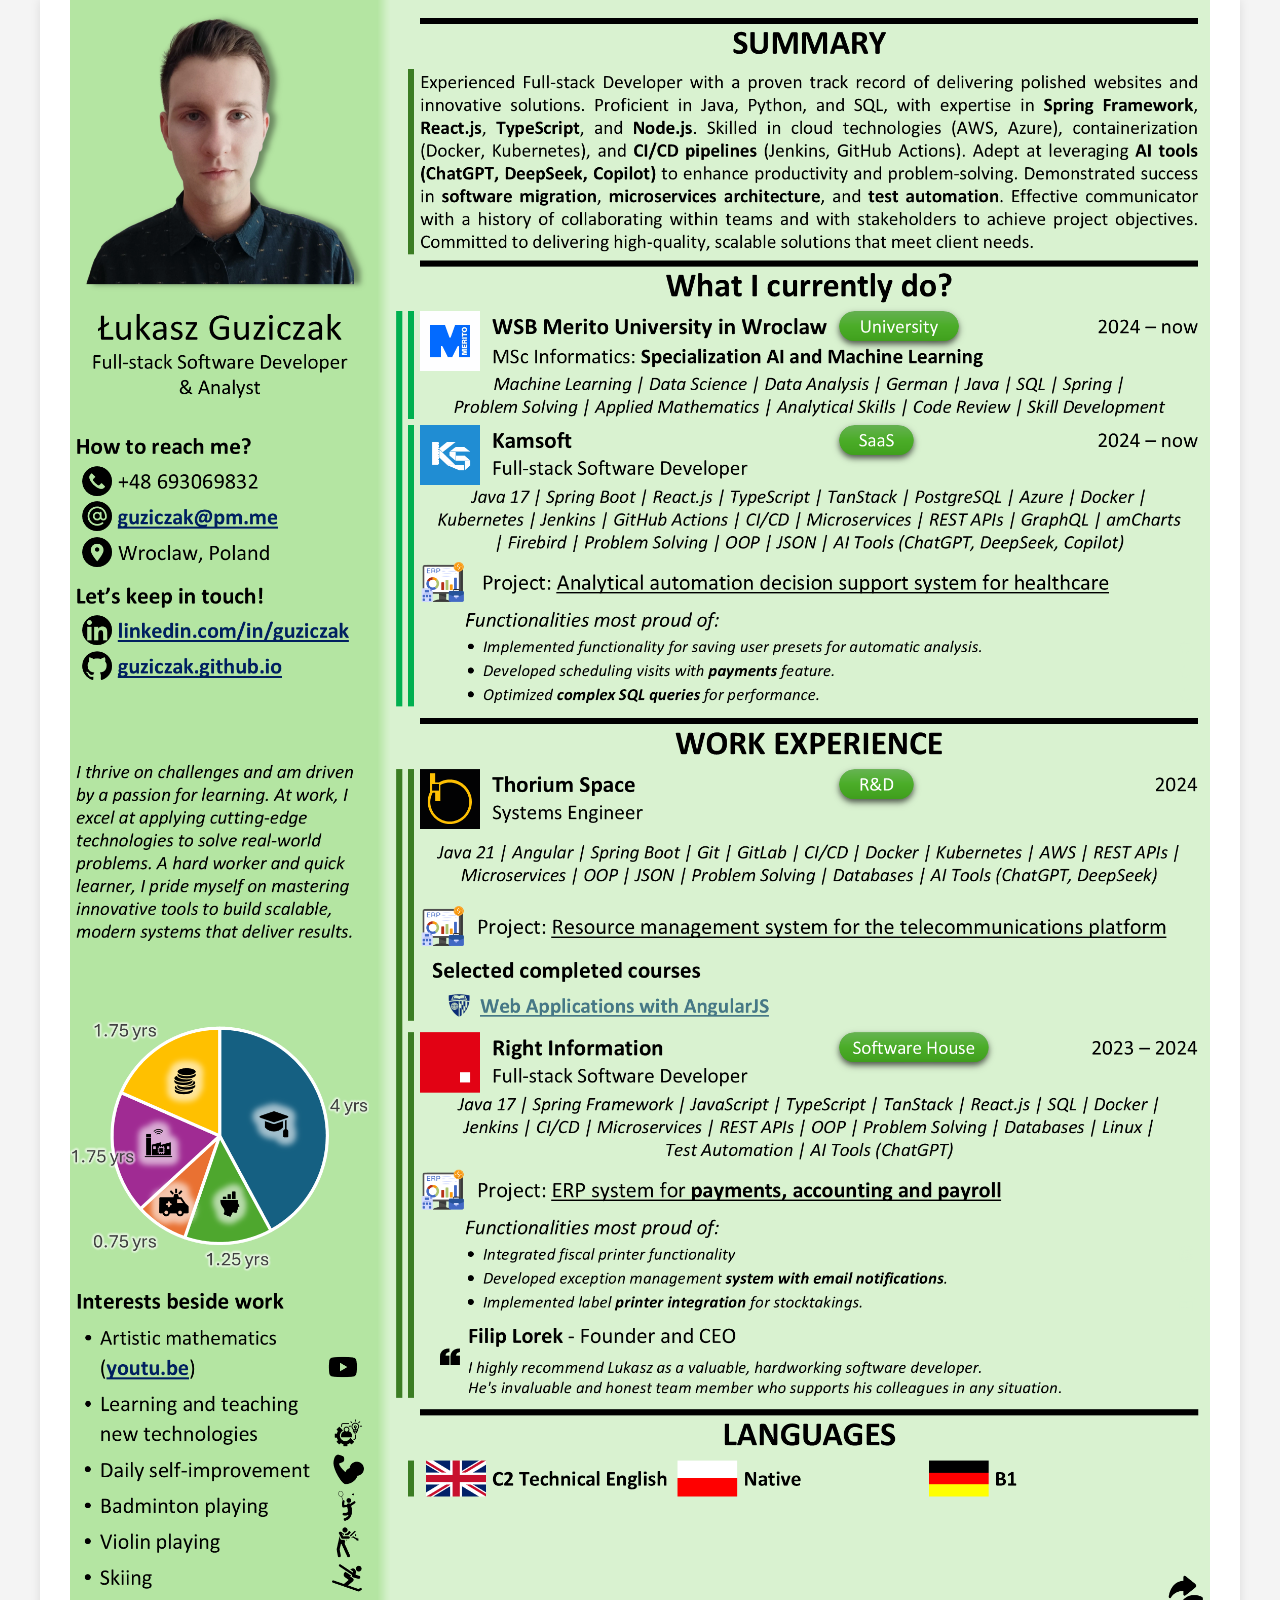
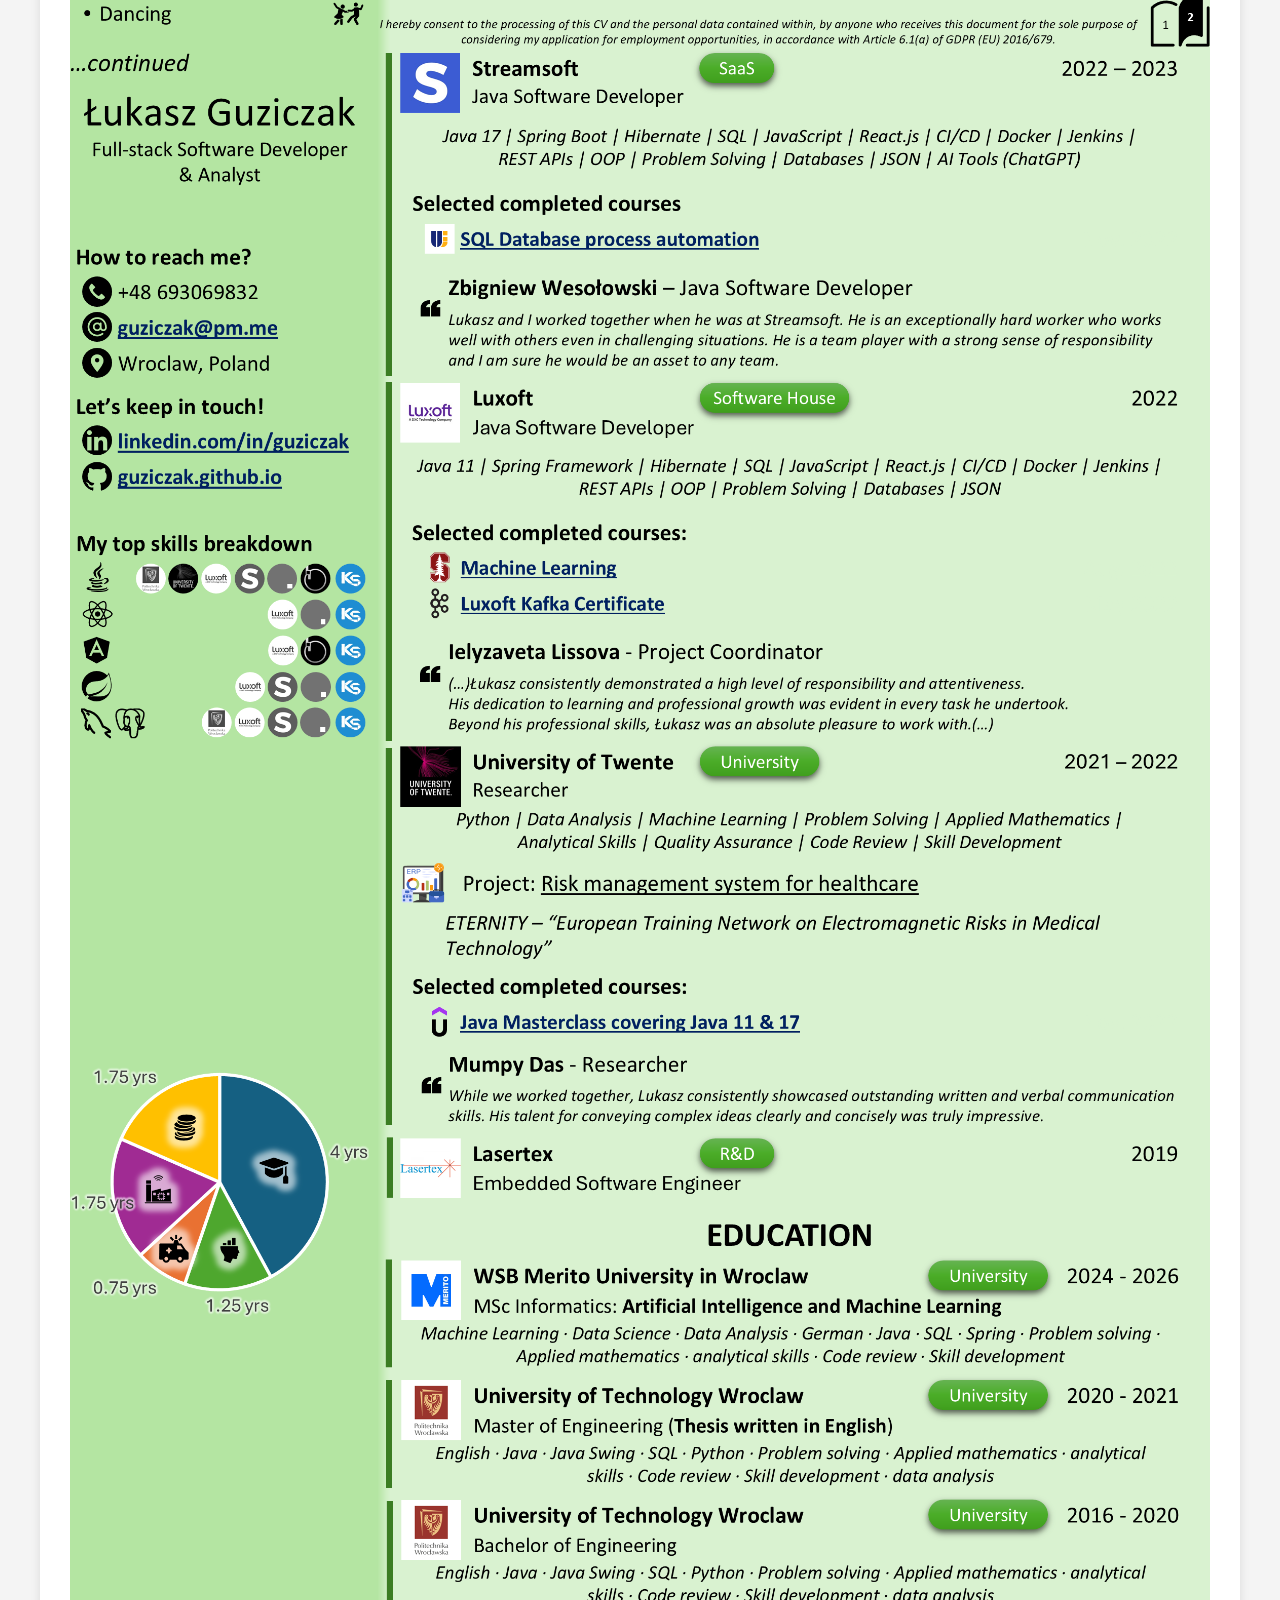
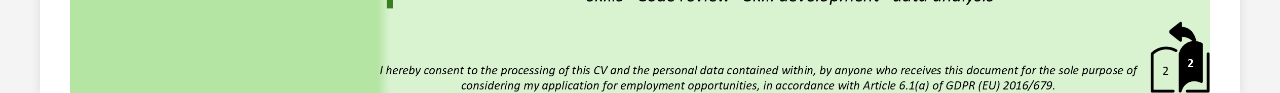
<file: cv-print.html>
<!DOCTYPE html>
<html lang="pl">
<head>
    <meta charset="UTF-8">
    <meta name="viewport" content="width=device-width, initial-scale=1.0">
    <title>Łukasz Guziczak - CV - Print</title>
    <style>
        body {
            font-family: Arial, sans-serif;
            margin: 0;
            padding: 0;
            background-color: #f4f4f4;
            color: #333;
        }
        .container {
            max-width: 1200px;
            margin: 0 auto;
            padding: 0; /* Usunięto padding */
            background-color: #fff;
            box-shadow: 0 0 10px rgba(0, 0, 0, 0.1);
        }
        .svg-viewer {
            width: 100%;
            display: flex;
            flex-direction: column;
            align-items: center;
            gap: 0px; /* Przywrócono odstęp między SVG */
        }
        .svg-viewer img {
            width: 95%; /* Szerokość SVG dostosowana do wewnętrznej szerokości strony */
            max-width: 100%; /* Zapobiega przekraczaniu szerokości */
            height: auto; /* Zachowanie proporcji */
            display: block; /* Usunięcie domyślnego marginesu pod obrazem */
        }

        /* Dodane style do kontroli podziału strony podczas drukowania */
        @media print {
            body {
                visibility: hidden;
            margin: 0;
                padding: 0;
            }
            .svg-viewer {
                visibility: visible;
                position: absolute;
                left: 0;
                top: 0;
            }
            .page-break {
                page-break-before: always;
            }
        }
    </style>
</head>
<body>

<div class="container">
    <!-- Kontener na BMP -->
    <div class="svg-viewer">
        <img id="svg1" src="cv_en/Slide1.PNG" alt="CV Page 1">
        <div class="page-break"></div> <!-- Dodany element do wymuszenia podziału strony -->
        <img id="svg2" src="cv_en/Slide2.PNG" alt="CV Page 2">
    </div>
</div>

<script>
    // Sprawdź, czy istnieje zmienna sesyjna selectedLanguage w localStorage
    let currentLanguage = localStorage.getItem('selectedLanguage');

    // Jeśli zmienna sesyjna nie istnieje, ustaw domyślny język na 'en'
    if (!currentLanguage) {
        currentLanguage = 'en'; // Domyślnie 'en', jeśli nie ma zapisanego języka
        localStorage.setItem('selectedLanguage', currentLanguage); // Zapisz domyślny język
    }

    // Funkcja do zmiany języka
    function changeLanguage(lang) {
        // Zapisz wybrany język do localStorage
        localStorage.setItem('selectedLanguage', lang);
        currentLanguage = lang;
        updateContent(lang);
    }

    // Funkcja do aktualizacji zawartości strony
    function updateContent(lang) {
        const svg1 = document.getElementById('svg1');
        const svg2 = document.getElementById('svg2');

        if (lang === 'en') {
            svg1.src = 'cv_en/Slide1.PNG';
            svg2.src = 'cv_en/Slide2.PNG';
        } else if (lang === 'pl') {
            svg1.src = 'cv_pl/Slide1.PNG';
            svg2.src = 'cv_pl/Slide2.PNG';
        }
    }

    // Zastosuj zapisany język przy ładowaniu strony
    updateContent(currentLanguage);

    // Automatyczne wywołanie okna drukowania po załadowaniu strony
    window.onload = function() {
        window.print();
    };

    // Cofnięcie o jedną stronę w tył po kliknięciu lub dotknięciu dowolnego elementu na stronie
    document.addEventListener('click', function() {
        window.location.href = 'cv.html';
    });

    document.addEventListener('touchstart', function() {
        window.location.href = 'cv.html';
    });
</script>

</body>
</html>
</file>
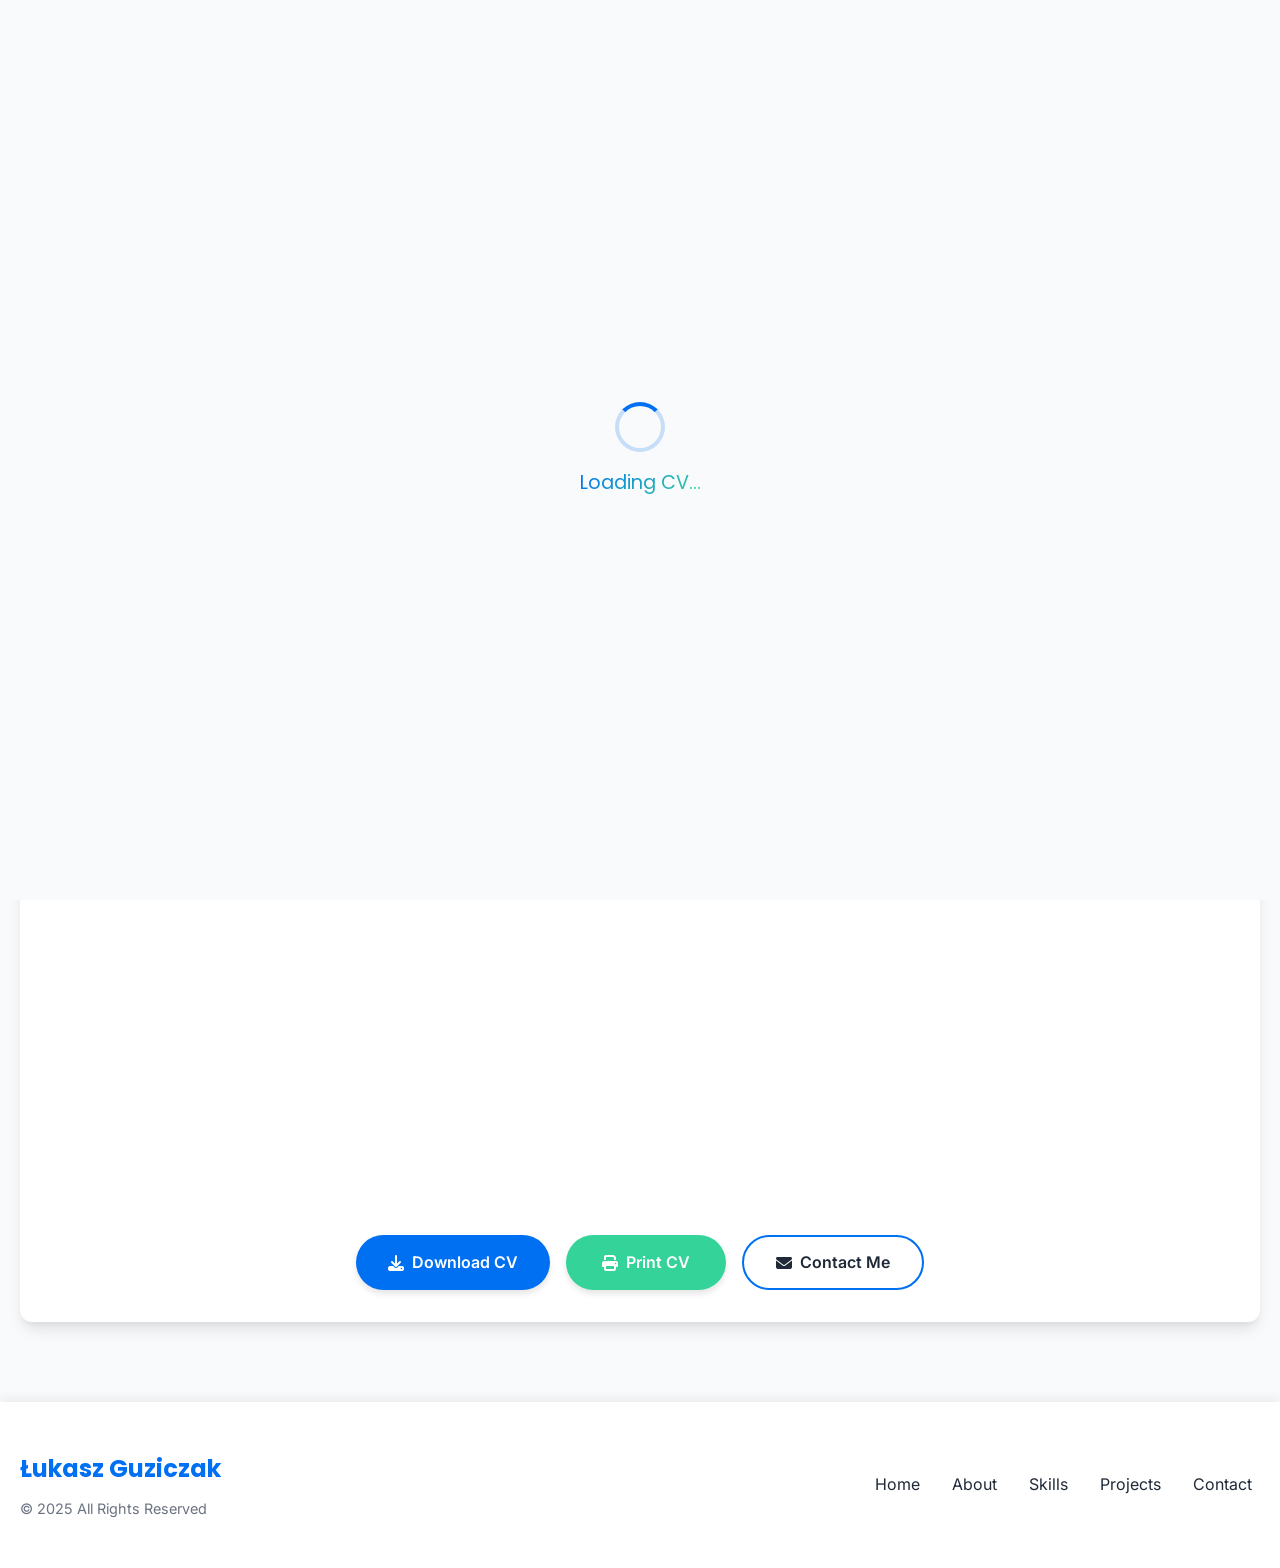
<file: cv.html>
<!DOCTYPE html>
<html lang="en">
<head>
    <meta charset="UTF-8">
    <meta name="viewport" content="width=device-width, initial-scale=1.0">
    <meta name="description" content="Łukasz Guziczak - Professional CV - Full-stack Developer & Analyst">
    <title>Łukasz Guziczak | Curriculum Vitae</title>
    <link rel="stylesheet" href="https://cdnjs.cloudflare.com/ajax/libs/font-awesome/6.4.0/css/all.min.css">
    <link rel="stylesheet" href="https://cdnjs.cloudflare.com/ajax/libs/animate.css/4.1.1/animate.min.css">
    <style>
        @import url('https://fonts.googleapis.com/css2?family=Inter:wght@300;400;500;600;700&family=Poppins:wght@400;500;600;700&display=swap');

        :root {
            --primary-color: #0070f3;
            --primary-dark: #0050a0;
            --secondary-color: #34d399;
            --tertiary-color: #8b5cf6;
            --light-bg: #f9fafb;
            --dark-bg: #111827;
            --light-card: #ffffff;
            --dark-card: #1f2937;
            --light-text: #1f2937;
            --dark-text: #f3f4f6;
            --gray-text: #6b7280;
            --card-shadow: 0 10px 15px -3px rgba(0, 0, 0, 0.1), 0 4px 6px -2px rgba(0, 0, 0, 0.05);
            --dark-card-shadow: 0 10px 15px -3px rgba(0, 0, 0, 0.25), 0 4px 6px -2px rgba(0, 0, 0, 0.1);
            --border-radius: 12px;
            --transition: all 0.3s cubic-bezier(0.4, 0, 0.2, 1);
            --heading-font: 'Poppins', 'Segoe UI', sans-serif;
            --body-font: 'Inter', 'Roboto', 'Arial', sans-serif;
            --transition-bezier: cubic-bezier(0.175, 0.885, 0.32, 1.275);
        }

        * {
            margin: 0;
            padding: 0;
            box-sizing: border-box;
        }

        body {
            font-family: var(--body-font);
            background-color: var(--light-bg);
            color: var(--light-text);
            line-height: 1.6;
            overflow-x: hidden;
            transition: var(--transition);
            scroll-behavior: smooth;
            min-height: 100vh;
        }

        body.dark-mode {
            background-color: var(--dark-bg);
            color: var(--dark-text);
        }

        .container {
            max-width: 1280px;
            margin: 0 auto;
            padding: 0 20px;
        }

        /* Preloader */
        .preloader {
            position: fixed;
            top: 0;
            left: 0;
            width: 100%;
            height: 100%;
            background-color: var(--light-bg);
            display: flex;
            justify-content: center;
            align-items: center;
            z-index: 9999;
            transition: opacity 0.5s ease, visibility 0.5s ease;
        }

        body.dark-mode .preloader {
            background-color: var(--dark-bg);
        }

        .preloader.hidden {
            opacity: 0;
            visibility: hidden;
        }

        .preloader-content {
            display: flex;
            flex-direction: column;
            align-items: center;
        }

        .preloader-spinner {
            width: 50px;
            height: 50px;
            border: 4px solid rgba(0, 112, 243, 0.2);
            border-radius: 50%;
            border-top-color: var(--primary-color);
            animation: spin 1s linear infinite;
        }

        @keyframes spin {
            0% { transform: rotate(0deg); }
            100% { transform: rotate(360deg); }
        }

        .preloader-text {
            margin-top: 1rem;
            font-family: var(--heading-font);
            font-size: 1.2rem;
            color: var(--primary-color);
            background: linear-gradient(135deg, var(--primary-color) 0%, var(--secondary-color) 100%);
            -webkit-background-clip: text;
            -webkit-text-fill-color: transparent;
        }

        /* Accessibility */
        .sr-only {
            position: absolute;
            width: 1px;
            height: 1px;
            padding: 0;
            margin: -1px;
            overflow: hidden;
            clip: rect(0, 0, 0, 0);
            white-space: nowrap;
            border-width: 0;
        }

        .skip-link {
            position: absolute;
            top: -40px;
            left: 0;
            background: var(--primary-color);
            color: white;
            padding: 8px;
            z-index: 2000;
            transition: top 0.3s ease;
        }

        .skip-link:focus {
            top: 0;
        }

        /* Navigation */
        .navbar {
            position: fixed;
            top: 0;
            left: 0;
            width: 100%;
            padding: 1.2rem 0;
            z-index: 1000;
            transition: var(--transition);
            backdrop-filter: blur(8px);
            background-color: rgba(249, 250, 251, 0.8);
        }

        body.dark-mode .navbar {
            background-color: rgba(17, 24, 39, 0.8);
        }

        .navbar.scrolled {
            padding: 0.7rem 0;
            box-shadow: 0 4px 6px -1px rgba(0, 0, 0, 0.1), 0 2px 4px -1px rgba(0, 0, 0, 0.06);
        }

        .nav-container {
            display: flex;
            justify-content: space-between;
            align-items: center;
        }

        .logo {
            font-family: var(--heading-font);
            font-weight: 700;
            font-size: 1.5rem;
            color: var(--primary-color);
            text-decoration: none;
            display: flex;
            align-items: center;
        }

        .logo-img {
            width: 40px;
            height: 40px;
            border-radius: 50%;
            margin-right: 10px;
            object-fit: cover;
            border: 2px solid var(--primary-color);
            transition: transform 0.3s ease;
        }

        .logo:hover .logo-img {
            transform: scale(1.1);
        }

        .utility-buttons {
            display: flex;
            align-items: center;
            gap: 1rem;
        }

        .theme-btn,
        .lang-btn {
            background: none;
            border: none;
            cursor: pointer;
            width: 40px;
            height: 40px;
            border-radius: 50%;
            display: flex;
            align-items: center;
            justify-content: center;
            transition: var(--transition);
            background-color: rgba(0, 0, 0, 0.05);
        }

        body.dark-mode .theme-btn,
        body.dark-mode .lang-btn {
            background-color: rgba(255, 255, 255, 0.1);
        }

        .theme-btn:hover,
        .lang-btn:hover {
            background-color: rgba(0, 112, 243, 0.1);
            transform: translateY(-2px);
            box-shadow: 0 4px 6px rgba(0, 0, 0, 0.1);
        }

        .theme-btn i,
        .lang-btn img {
            font-size: 1.2rem;
            color: var(--light-text);
            transition: var(--transition);
        }

        body.dark-mode .theme-btn i,
        body.dark-mode .lang-btn img {
            color: var(--dark-text);
        }

        .lang-btn img {
            width: 24px;
            height: 18px;
            border-radius: 2px;
        }

        /* Language switcher dropdown */
        .lang-dropdown {
            position: relative;
        }

        .lang-current {
            display: flex;
            align-items: center;
            gap: 0.3rem;
        }

        .lang-options {
            position: absolute;
            top: 100%;
            right: 0;
            background-color: var(--light-card);
            border-radius: 0.5rem;
            box-shadow: 0 10px 15px -3px rgba(0, 0, 0, 0.1), 0 4px 6px -2px rgba(0, 0, 0, 0.05);
            min-width: 120px;
            padding: 0.5rem;
            opacity: 0;
            visibility: hidden;
            transform: translateY(10px);
            transition: var(--transition);
            z-index: 1000;
        }

        body.dark-mode .lang-options {
            background-color: var(--dark-card);
            box-shadow: 0 10px 15px -3px rgba(0, 0, 0, 0.25), 0 4px 6px -2px rgba(0, 0, 0, 0.1);
        }

        .lang-dropdown:hover .lang-options {
            opacity: 1;
            visibility: visible;
            transform: translateY(0);
        }

        .lang-option {
            display: flex;
            align-items: center;
            gap: 0.5rem;
            padding: 0.5rem;
            cursor: pointer;
            transition: var(--transition);
            border-radius: 0.3rem;
        }

        .lang-option:hover {
            background-color: rgba(0, 112, 243, 0.1);
        }

        .lang-flag {
            width: 24px;
            height: 18px;
            border-radius: 2px;
        }

        .lang-name {
            font-size: 0.9rem;
            color: var(--light-text);
        }

        body.dark-mode .lang-name {
            color: var(--dark-text);
        }

        /* CV Header Section */
        .cv-header {
            padding: 8rem 0 3rem;
            text-align: center;
            position: relative;
        }

        .cv-title {
            font-family: var(--heading-font);
            font-size: 3rem;
            font-weight: 700;
            margin-bottom: 1rem;
            color: var(--primary-color);
        }

        .cv-subtitle {
            font-size: 1.5rem;
            font-weight: 400;
            color: var(--gray-text);
            margin-bottom: 2rem;
        }

        /* CV Viewer Container */
        .cv-viewer-container {
            background-color: var(--light-card);
            border-radius: var(--border-radius);
            box-shadow: var(--card-shadow);
            padding: 2rem;
            margin: 2rem 0 5rem;
            position: relative;
            overflow: hidden;
            transition: var(--transition);
        }

        body.dark-mode .cv-viewer-container {
            background-color: var(--dark-card);
            box-shadow: var(--dark-card-shadow);
        }

        .cv-viewer-container::before {
            content: "";
            position: absolute;
            top: 0;
            left: 0;
            width: 100%;
            height: 100%;
            background: linear-gradient(135deg, rgba(0, 112, 243, 0.05) 0%, rgba(52, 211, 153, 0.05) 100%);
            z-index: -1; /* Changed from 0 to -1 to prevent blocking clicks */
        }

        /* PDF Viewer (Desktop) */
        .pdf-viewer {
            width: 100%;
            height: 800px;
            border: none;
            position: relative;
            z-index: 1;
            opacity: 0;
            transform: translateY(20px);
            transition: opacity 0.5s ease, transform 0.5s ease;
            display: none;
        }

        .pdf-viewer.loaded {
            opacity: 1;
            transform: translateY(0);
        }

        /* PNG Viewer (Mobile) */
        .png-viewer {
            display: none;
            flex-direction: column;
            align-items: center;
            gap: 2rem;
            position: relative;
            z-index: 1;
        }

        .png-slide {
            width: 100%;
            max-width: 100%;
            border-radius: var(--border-radius);
            box-shadow: 0 4px 6px rgba(0, 0, 0, 0.1);
            opacity: 0;
            transform: translateY(20px);
            transition: opacity 0.5s ease, transform 0.5s ease;
        }

        .png-slide.loaded {
            opacity: 1;
            transform: translateY(0);
        }

        body.dark-mode .png-slide {
            box-shadow: 0 4px 6px rgba(0, 0, 0, 0.3);
            filter: brightness(0.95);
        }

        /* Mobile Navigation for PNG Slides */
        .mobile-navigation {
            display: none;
            justify-content: center;
            align-items: center;
            gap: 1rem;
            margin-top: 2rem;
            position: relative;
            z-index: 1;
        }

        .nav-dot {
            width: 12px;
            height: 12px;
            border-radius: 50%;
            background-color: rgba(0, 0, 0, 0.2);
            cursor: pointer;
            transition: var(--transition);
        }

        body.dark-mode .nav-dot {
            background-color: rgba(255, 255, 255, 0.2);
        }

        .nav-dot.active {
            background-color: var(--primary-color);
            transform: scale(1.2);
        }

        /* Action Buttons */
        .cv-actions {
            display: flex;
            justify-content: center;
            gap: 1rem;
            margin-top: 2rem;
            flex-wrap: wrap;
            position: relative;
            z-index: 10; /* Added higher z-index to ensure buttons are clickable */
        }

        .cv-btn {
            padding: 0.8rem 2rem;
            border-radius: 50px;
            font-weight: 600;
            font-size: 1rem;
            text-decoration: none;
            cursor: pointer;
            transition: var(--transition);
            display: inline-flex;
            align-items: center;
            justify-content: center;
            gap: 0.5rem;
            min-width: 160px;
            position: relative;
            z-index: 15; /* Added to ensure buttons are clickable */
        }

        .btn-primary {
            background-color: var(--primary-color);
            color: white;
            border: none;
            box-shadow: 0 4px 6px rgba(0, 0, 0, 0.1);
        }

        .btn-primary:hover {
            background-color: var(--primary-dark);
            transform: translateY(-3px);
            box-shadow: 0 7px 14px rgba(0, 0, 0, 0.15);
        }

        .btn-secondary {
            background-color: var(--secondary-color);
            color: white;
            border: none;
            box-shadow: 0 4px 6px rgba(0, 0, 0, 0.1);
        }

        .btn-secondary:hover {
            background-color: #2bb583;
            transform: translateY(-3px);
            box-shadow: 0 7px 14px rgba(0, 0, 0, 0.15);
        }

        .btn-outline {
            background-color: transparent;
            color: var(--light-text);
            border: 2px solid var(--primary-color);
        }

        body.dark-mode .btn-outline {
            color: var(--dark-text);
        }

        .btn-outline:hover {
            background-color: rgba(0, 112, 243, 0.1);
            transform: translateY(-3px);
            box-shadow: 0 4px 6px rgba(0, 0, 0, 0.1);
        }

        /* Floating Action Buttons */
        .floating-actions {
            position: fixed;
            bottom: 2rem;
            right: 2rem;
            display: flex;
            flex-direction: column;
            gap: 1rem;
            z-index: 100;
        }

        .floating-btn {
            width: 50px;
            height: 50px;
            border-radius: 50%;
            background: linear-gradient(135deg, var(--primary-color) 0%, var(--secondary-color) 100%);
            color: white;
            display: flex;
            align-items: center;
            justify-content: center;
            font-size: 1.2rem;
            box-shadow: 0 4px 6px rgba(0, 0, 0, 0.1);
            cursor: pointer;
            transition: var(--transition);
            border: none;
        }

        .floating-btn:hover {
            transform: translateY(-5px) scale(1.05);
            box-shadow: 0 8px 15px rgba(0, 0, 0, 0.2);
        }

        /* Mobile Floating Action Buttons */
        .mobile-floating-actions {
            position: fixed;
            bottom: 2rem;
            left: 2rem;
            display: none;
            flex-direction: row;
            gap: 1rem;
            z-index: 100;
        }

        /* Footer */
        .footer {
            background-color: var(--light-card);
            padding: 3rem 0;
            box-shadow: 0 -5px 10px rgba(0, 0, 0, 0.05);
        }

        body.dark-mode .footer {
            background-color: var(--dark-card);
            box-shadow: 0 -5px 10px rgba(0, 0, 0, 0.15);
        }

        .footer-content {
            display: flex;
            justify-content: space-between;
            align-items: center;
        }

        .footer-text {
            display: flex;
            flex-direction: column;
        }

        .footer-logo {
            font-family: var(--heading-font);
            font-weight: 700;
            font-size: 1.5rem;
            color: var(--primary-color);
            margin-bottom: 0.5rem;
        }

        .footer-copyright {
            color: var(--gray-text);
            font-size: 0.9rem;
        }

        .footer-links {
            display: flex;
            gap: 1rem;
        }

        .footer-link {
            color: var(--light-text);
            text-decoration: none;
            transition: var(--transition);
            padding: 0.5rem;
        }

        body.dark-mode .footer-link {
            color: var(--dark-text);
        }

        .footer-link:hover {
            color: var(--primary-color);
        }

        .footer-cv-link {
            background-color: var(--secondary-color);
            color: white !important;
            padding: 0.3rem 1rem;
            border-radius: 50px;
            font-weight: 600;
            transition: var(--transition);
        }

        .footer-cv-link:hover {
            background-color: #2bb583;
            transform: translateY(-2px);
            color: white !important;
        }

        /* Animations */
        @keyframes fadeIn {
            from {
                opacity: 0;
                transform: translateY(20px);
            }
            to {
                opacity: 1;
                transform: translateY(0);
            }
        }

        @keyframes float {
            0%, 100% {
                transform: translateY(0);
            }
            50% {
                transform: translateY(-10px);
            }
        }

        .animate-float {
            animation: float 5s ease-in-out infinite;
        }

        /* Responsive Styles */
        @media (min-width: 769px) {
            .pdf-viewer {
                display: block;
            }
            .png-viewer,
            .mobile-navigation,
            .mobile-floating-actions {
                display: none;
            }
        }

        @media (max-width: 768px) {
            .pdf-viewer {
                display: none;
            }
            .png-viewer {
                display: flex;
            }
            .mobile-navigation,
            .mobile-floating-actions {
                display: flex;
            }
            .floating-actions {
                display: none;
            }
            .cv-viewer-container {
                padding: 1rem;
            }
            .cv-title {
                font-size: 2.2rem;
            }
            .cv-subtitle {
                font-size: 1.2rem;
            }
        }

        @media (max-width: 480px) {
            .cv-actions {
                flex-direction: column;
                align-items: center;
            }
            .cv-btn {
                width: 100%;
            }
            .cv-title {
                font-size: 1.8rem;
            }
            .footer-content {
                flex-direction: column;
                text-align: center;
                gap: 1.5rem;
            }
            .footer-links {
                flex-wrap: wrap;
                justify-content: center;
            }
        }
    </style>
</head>
<body>
<!-- Preloader -->
<div class="preloader" id="preloader">
    <div class="preloader-content">
        <div class="preloader-spinner"></div>
        <div class="preloader-text">Loading CV...</div>
    </div>
</div>

<!-- Accessibility Skip Link -->
<a href="#main" class="skip-link">Skip to main content</a>

<!-- Navbar -->
<nav class="navbar" id="navbar" role="navigation">
    <div class="container nav-container">
        <a href="index.html" class="logo">
            <img src="photo.jpg" alt="Łukasz Guziczak" class="logo-img">
            <span>Łukasz Guziczak</span>
        </a>
        <div class="utility-buttons">
            <div class="lang-dropdown">
                <button class="lang-btn" id="langToggle" aria-label="Change language">
                    <img src="uk.svg" alt="English" id="currentLangFlag">
                </button>
                <div class="lang-options">
                    <div class="lang-option" onclick="changeLanguage('en')">
                        <img src="uk.svg" alt="English" class="lang-flag">
                        <span class="lang-name">English</span>
                    </div>
                    <div class="lang-option" onclick="changeLanguage('pl')">
                        <img src="pl.svg" alt="Polski" class="lang-flag">
                        <span class="lang-name">Polski</span>
                    </div>
                </div>
            </div>
            <button class="theme-btn" id="themeToggle" aria-label="Toggle dark mode">
                <i class="fas fa-moon" id="themeIcon"></i>
            </button>
        </div>
    </div>
</nav>

<!-- Main Content -->
<main id="main">
    <!-- CV Header Section -->
    <section class="cv-header">
        <div class="container">
            <h1 class="cv-title">Curriculum Vitae</h1>
            <h2 class="cv-subtitle" id="cvSubtitle">Full-stack Developer & Analyst</h2>
        </div>
    </section>

    <!-- CV Viewer -->
    <section class="container">
        <div class="cv-viewer-container">
            <!-- PDF Viewer (Desktop) -->
            <iframe id="pdf-viewer" class="pdf-viewer" title="CV PDF Document"></iframe>

            <!-- PNG Viewer (Mobile) -->
            <div class="png-viewer" id="png-viewer">
                <img id="png-slide-1" class="png-slide" alt="CV Page 1">
                <img id="png-slide-2" class="png-slide" alt="CV Page 2">
            </div>

            <!-- Transparent overlay to prevent PDF from capturing clicks on buttons -->
            <div style="position: absolute; top: 0; left: 0; right: 0; bottom: 0; z-index: 5; pointer-events: none;"></div>

            <!-- Mobile Navigation -->
            <div class="mobile-navigation">
                <div class="nav-dot active" data-slide="1" onclick="showSlide(1)"></div>
                <div class="nav-dot" data-slide="2" onclick="showSlide(2)"></div>
            </div>

            <!-- Actions -->
            <div class="cv-actions">
                <a href="#" id="download-cv" class="cv-btn btn-primary">
                    <i class="fas fa-download"></i>
                    <span>Download CV</span>
                </a>
                <a href="redirect.html" target="_blank" class="cv-btn btn-secondary">
                    <i class="fas fa-print"></i>
                    <span>Print CV</span>
                </a>
                <a href="index.html#contact" class="cv-btn btn-outline">
                    <i class="fas fa-envelope"></i>
                    <span>Contact Me</span>
                </a>
            </div>
        </div>
    </section>
</main>

<!-- Floating Actions -->
<div class="floating-actions">
    <button class="floating-btn" onclick="window.location.href='index.html'" aria-label="Back to home">
        <i class="fas fa-home"></i>
    </button>
    <button class="floating-btn" id="back-to-top" aria-label="Back to top">
        <i class="fas fa-arrow-up"></i>
    </button>
</div>

<!-- Mobile Floating Actions -->
<div class="mobile-floating-actions">
    <button class="floating-btn" onclick="changeSlide('prev')" aria-label="Previous slide">
        <i class="fas fa-chevron-left"></i>
    </button>
    <button class="floating-btn" onclick="changeSlide('next')" aria-label="Next slide">
        <i class="fas fa-chevron-right"></i>
    </button>
</div>

<!-- Footer -->
<footer class="footer" role="contentinfo">
    <div class="container footer-content">
        <div class="footer-text">
            <div class="footer-logo">Łukasz Guziczak</div>
            <div class="footer-copyright" id="copyright">
                &copy; 2025 All Rights Reserved
            </div>
        </div>
        <div class="footer-links">
            <a href="index.html" class="footer-link">Home</a>
            <a href="index.html#about" class="footer-link">About</a>
            <a href="index.html#skills" class="footer-link">Skills</a>
            <a href="index.html#projects" class="footer-link">Projects</a>
            <a href="index.html#contact" class="footer-link">Contact</a>
        </div>
    </div>
</footer>

<script>
    // Variables
    let currentLanguage = localStorage.getItem('selectedLanguage') || 'en';
    let currentSlide = 1;
    const totalSlides = 2;

    // DOM Elements
    const preloader = document.getElementById('preloader');
    const navbar = document.getElementById('navbar');
    const themeToggle = document.getElementById('themeToggle');
    const themeIcon = document.getElementById('themeIcon');
    const currentLangFlag = document.getElementById('currentLangFlag');
    const pdfViewer = document.getElementById('pdf-viewer');
    const pngViewer = document.getElementById('png-viewer');
    const pngSlide1 = document.getElementById('png-slide-1');
    const pngSlide2 = document.getElementById('png-slide-2');
    const downloadBtn = document.getElementById('download-cv');
    const backToTopBtn = document.getElementById('back-to-top');
    const navDots = document.querySelectorAll('.nav-dot');
    const cvSubtitle = document.getElementById('cvSubtitle');

    // Initialize Theme
    function initTheme() {
        const savedDarkMode = localStorage.getItem('darkMode') === 'true';
        if (savedDarkMode) {
            document.body.classList.add('dark-mode');
            themeIcon.classList.remove('fa-moon');
            themeIcon.classList.add('fa-sun');
        } else {
            themeIcon.classList.remove('fa-sun');
            themeIcon.classList.add('fa-moon');
        }
    }

    // Toggle Dark Mode
    function toggleDarkMode() {
        document.body.classList.toggle('dark-mode');
        const isDarkMode = document.body.classList.contains('dark-mode');

        localStorage.setItem('darkMode', isDarkMode);

        if (isDarkMode) {
            themeIcon.classList.remove('fa-moon');
            themeIcon.classList.add('fa-sun');
        } else {
            themeIcon.classList.remove('fa-sun');
            themeIcon.classList.add('fa-moon');
        }
    }

    // Change Language
    function changeLanguage(lang) {
        localStorage.setItem('selectedLanguage', lang);
        currentLanguage = lang;
        updateContent(lang);
    }

    // Update Content Based on Language
    function updateContent(lang) {
        // Update language flag
        currentLangFlag.src = lang === 'en' ? 'uk.svg' : 'pl.svg';

        // Update subtitle
        cvSubtitle.textContent = lang === 'en' ? 'Full-stack Developer & Analyst' : 'Programista Full-stack & Analityk';

        // Update CV PDFs and PNGs
        pdfViewer.src = lang === 'en' ? 'cv_en.pdf' : 'cv_pl.pdf';
        pngSlide1.src = lang === 'en' ? 'cv_en/Slide1.PNG' : 'cv_pl/Slide1.PNG';
        pngSlide2.src = lang === 'en' ? 'cv_en/Slide2.PNG' : 'cv_pl/Slide2.PNG';

        // Update download link
        downloadBtn.href = lang === 'en' ? 'cv_en.pdf' : 'cv_pl.pdf';
        downloadBtn.download = lang === 'en' ? 'Lukasz_Guziczak_CV_EN.pdf' : 'Lukasz_Guziczak_CV_PL.pdf';

        // Update other text elements
        if (lang === 'en') {
            document.querySelector('.cv-title').textContent = 'Curriculum Vitae';
            document.querySelector('#download-cv span').textContent = 'Download CV';
            document.querySelector('.btn-secondary span').textContent = 'Print CV';
            document.querySelector('.btn-outline span').textContent = 'Contact Me';
            document.querySelector('#copyright').innerHTML = '&copy; 2025 All Rights Reserved';
            document.querySelector('.preloader-text').textContent = 'Loading CV...';
        } else {
            document.querySelector('.cv-title').textContent = 'Życiorys';
            document.querySelector('#download-cv span').textContent = 'Pobierz CV';
            document.querySelector('.btn-secondary span').textContent = 'Drukuj CV';
            document.querySelector('.btn-outline span').textContent = 'Kontakt';
            document.querySelector('#copyright').innerHTML = '&copy; 2025 Wszelkie Prawa Zastrzeżone';
            document.querySelector('.preloader-text').textContent = 'Ładowanie CV...';
        }
    }

    // Show Slide (for mobile)
    function showSlide(slideNum) {
        if (slideNum < 1 || slideNum > totalSlides) return;

        currentSlide = slideNum;

        // Update active dot
        navDots.forEach(dot => {
            dot.classList.remove('active');
        });
        document.querySelector(`.nav-dot[data-slide="${slideNum}"]`).classList.add('active');

        // Scroll to slide
        const targetSlide = document.getElementById(`png-slide-${slideNum}`);
        if (targetSlide) {
            targetSlide.scrollIntoView({ behavior: 'smooth' });
        }
    }

    // Change Slide (for mobile buttons)
    function changeSlide(direction) {
        if (direction === 'next') {
            currentSlide = currentSlide < totalSlides ? currentSlide + 1 : 1;
        } else {
            currentSlide = currentSlide > 1 ? currentSlide - 1 : totalSlides;
        }
        showSlide(currentSlide);
    }

    // Back to Top
    function scrollToTop() {
        window.scrollTo({
            top: 0,
            behavior: 'smooth'
        });
    }

    // Intersection Observer for Animation
    function setupIntersectionObserver() {
        const observer = new IntersectionObserver((entries) => {
            entries.forEach(entry => {
                if (entry.isIntersecting) {
                    entry.target.classList.add('loaded');
                    observer.unobserve(entry.target);
                }
            });
        }, { threshold: 0.1 });

        // Observe PDF viewer
        if (pdfViewer) observer.observe(pdfViewer);

        // Observe PNG slides
        if (pngSlide1) observer.observe(pngSlide1);
        if (pngSlide2) observer.observe(pngSlide2);
    }

    // Handle Scroll
    function handleScroll() {
        if (window.scrollY > 50) {
            navbar.classList.add('scrolled');
        } else {
            navbar.classList.remove('scrolled');
        }
    }

    // Initialize
    document.addEventListener('DOMContentLoaded', function() {
        // Initialize theme
        initTheme();

        // Update content based on language
        updateContent(currentLanguage);

        // Setup event listeners
        themeToggle.addEventListener('click', toggleDarkMode);
        backToTopBtn.addEventListener('click', scrollToTop);
        window.addEventListener('scroll', handleScroll);

        // Setup Intersection Observer for animations
        setupIntersectionObserver();

        // Hide preloader
        setTimeout(() => {
            preloader.classList.add('hidden');
        }, 1500);

        // Load PDF after delay
        setTimeout(() => {
            pdfViewer.src = currentLanguage === 'en' ? 'cv_en.pdf' : 'cv_pl.pdf';
        }, 500);

        // Load PNG slides
        pngSlide1.src = currentLanguage === 'en' ? 'cv_en/Slide1.PNG' : 'cv_pl/Slide1.PNG';
        pngSlide2.src = currentLanguage === 'en' ? 'cv_en/Slide2.PNG' : 'cv_pl/Slide2.PNG';
    });
</script>
</body>
</html>
</file>
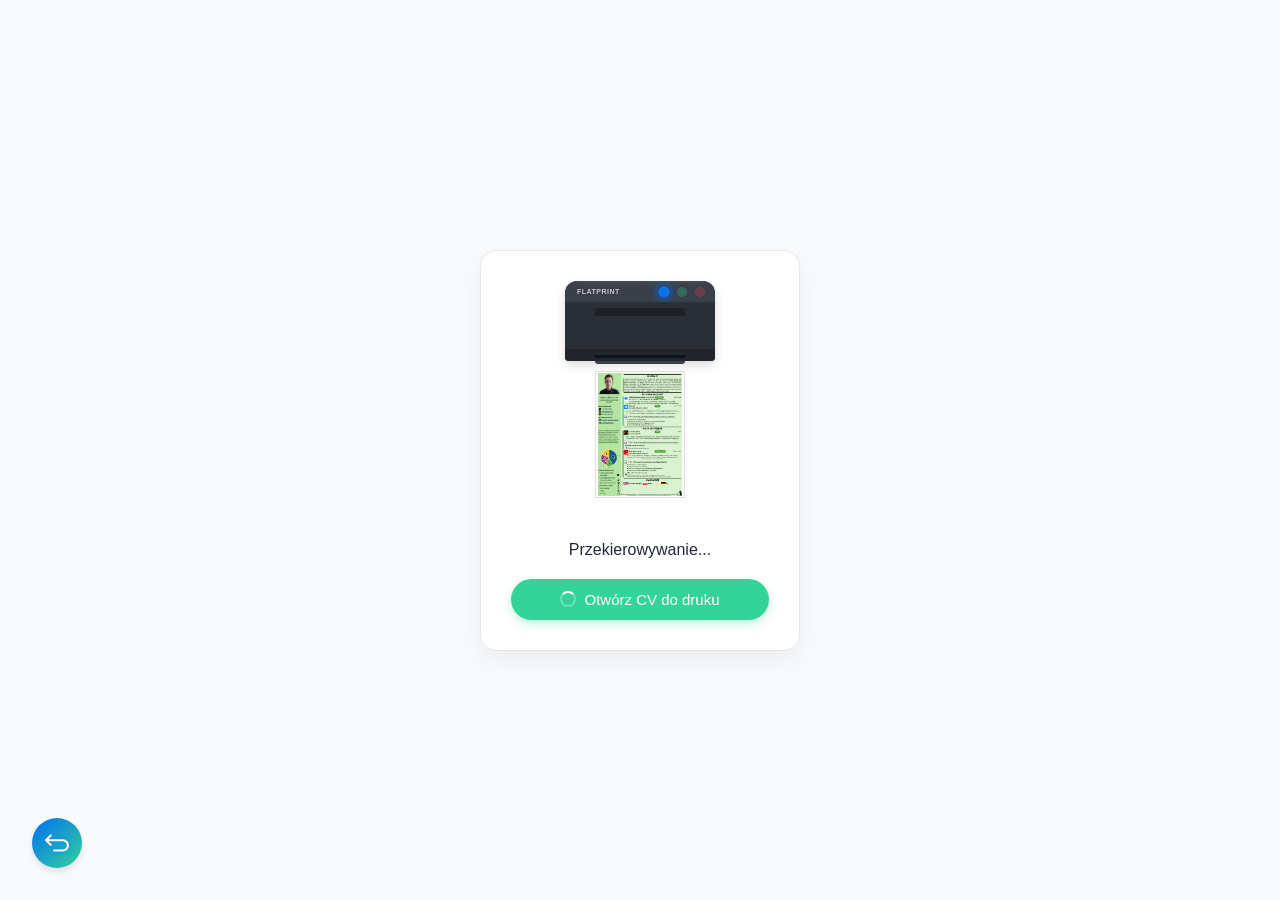
<file: redirect.html>
<!DOCTYPE html>
<html lang="pl">
<head>
    <meta charset="UTF-8">
    <meta name="viewport" content="width=device-width, initial-scale=1.0">
    <title>CV Print | Łukasz Guziczak</title>
    <link rel="stylesheet" href="https://cdnjs.cloudflare.com/ajax/libs/font-awesome/6.4.0/css/all.min.css">
    <style>
        :root {
            --primary-color: #0070f3;
            --primary-hover: #0060d0;
            --light-bg: #f9fafb;
            --dark-bg: #111827;
            --light-card: #ffffff;
            --dark-card: #1f2937;
            --light-text: #1f2937;
            --dark-text: #f3f4f6;
            --light-border: #e5e7eb;
            --dark-border: #374151;
            --paper-color: #ffffff;
            --paper-border: #e0e0e0;
            --paper-error: #fff5f5;
            --error-color: #e53e3e;
            --error-hover: #c53030;
            --success-color: #34d399;
            --success-hover: #10b981;
            --random-rotate: 0deg; /* Default value, will be updated via JS */
            --secondary-color: #34d399;
            --tertiary-color: #8b5cf6;
            --printer-color: #2a2e37;
            --printer-light: #3a3f4a;
            /* A4 ratio variables */
            --a4-ratio: 1.414; /* Standard A4 ratio (height/width) */
            --paper-width: 90px; /* Base width */
            --paper-height: calc(var(--paper-width) * var(--a4-ratio)); /* Height calculated based on A4 ratio */
        }

        * {
            margin: 0;
            padding: 0;
            box-sizing: border-box;
        }

        body {
            font-family: -apple-system, BlinkMacSystemFont, 'Segoe UI', Roboto, Oxygen, Ubuntu, Cantarell, 'Open Sans', 'Helvetica Neue', sans-serif;
            background-color: var(--light-bg);
            color: var(--light-text);
            display: flex;
            align-items: center;
            justify-content: center;
            height: 100vh;
            transition: background-color 0.3s, color 0.3s;
        }

        body.dark-mode {
            background-color: var(--dark-bg);
            color: var(--dark-text);
        }

        .container {
            text-align: center;
            background-color: var(--light-card);
            padding: 30px;
            border-radius: 16px;
            border: 1px solid var(--light-border);
            width: 320px;
            min-height: 350px;
            transition: background-color 0.3s, border-color 0.3s;
            position: relative;
            box-shadow: 0 10px 25px rgba(0, 0, 0, 0.05);
        }

        body.dark-mode .container {
            background-color: var(--dark-card);
            border-color: var(--dark-border);
            box-shadow: 0 10px 25px rgba(0, 0, 0, 0.2);
        }

        .printer-area {
            position: relative;
            width: 150px;
            height: 230px;
            margin: 0 auto 30px;
            overflow: visible;
        }

        /* Modern flat printer */
        .printer {
            width: 150px;
            height: 80px;
            position: relative;
            margin: 0 auto;
            z-index: 50; /* Increased z-index to ensure it's above paper */
            overflow: visible;
            transition: transform 0.3s ease;
        }

        /* Printer shell/housing */
        .printer-shell {
            position: absolute;
            top: 0;
            left: 0;
            width: 100%;
            height: 100%;
            background-color: var(--printer-color);
            border-radius: 12px 12px 4px 4px;
            box-shadow: 0 4px 10px rgba(0, 0, 0, 0.15);
            overflow: hidden;
            transition: all 0.3s ease;
        }

        /* Printer top section */
        .printer-top {
            position: absolute;
            top: 0;
            left: 0;
            width: 100%;
            height: 22px;
            background-color: var(--printer-light);
            border-radius: 12px 12px 0 0;
            border-bottom: 1px solid rgba(0, 0, 0, 0.2);
            overflow: hidden;
        }

        /* Top surface slight highlight */
        .printer-top::after {
            content: '';
            position: absolute;
            top: 0;
            left: 10px;
            right: 10px;
            height: 4px;
            background: linear-gradient(to bottom, rgba(255, 255, 255, 0.07), transparent);
            border-radius: 50% 50% 0 0 / 20px;
        }

        /* Brand logo on printer */
        .printer-brand {
            position: absolute;
            top: 7px;
            left: 12px;
            font-size: 7px;
            color: rgba(255, 255, 255, 0.7);
            text-transform: uppercase;
            letter-spacing: 0.5px;
            font-weight: bold;
        }

        .printer-brand::before {
            content: 'FlatPrint';
        }

        /* Control panel with modern indicators */
        .printer-control-panel {
            position: absolute;
            top: 5px;
            right: 10px;
            height: 12px;
            display: flex;
            align-items: center;
            gap: 8px;
            z-index: 33;
        }

        /* Status LEDs - Modern style */
        .printer-led {
            position: relative;
            width: 10px;
            height: 10px;
            border-radius: 50%;
            background-color: rgba(255, 255, 255, 0.15);
            transition: all 0.3s ease;
            opacity: 0.3;
            border: 1px solid rgba(255, 255, 255, 0.1);
            z-index: 40;
            box-shadow: 0 0 2px rgba(0, 0, 0, 0.3) inset;
        }

        /* Success LED (green) */
        .printer-success {
            background-color: var(--success-color);
        }

        /* Error LED (red) */
        .printer-error {
            background-color: var(--error-color);
        }

        /* Data LED (blue) */
        .printer-data {
            background-color: var(--primary-color);
        }

        /* Active states for LEDs with modern glow effects */
        .printer-success.active {
            opacity: 1;
            box-shadow: 0 0 8px var(--success-color), 0 0 12px var(--success-color);
            animation: led-pulse 1.5s infinite alternate;
        }

        .printer-error.active {
            opacity: 1;
            box-shadow: 0 0 8px var(--error-color), 0 0 12px var(--error-color);
            animation: led-pulse 0.7s infinite alternate;
        }

        .printer-data.active {
            opacity: 1;
            box-shadow: 0 0 8px var(--primary-color), 0 0 12px var(--primary-color);
            animation: led-blink 2s infinite;
        }

        @keyframes led-pulse {
            0% {
                transform: scale(1);
                opacity: 0.8;
            }
            100% {
                transform: scale(1.1);
                opacity: 1;
                box-shadow: 0 0 10px currentColor, 0 0 15px currentColor;
            }
        }

        @keyframes led-blink {
            0%, 100% {
                opacity: 0.7;
                box-shadow: 0 0 5px currentColor;
            }
            50% {
                opacity: 1;
                box-shadow: 0 0 10px currentColor;
            }
        }

        /* Printer body */
        .printer-body {
            position: absolute;
            top: 22px;
            left: 0;
            width: 100%;
            height: 58px;
            background-color: var(--printer-color);
            overflow: hidden;
        }

        /* Printer paper input (top) with subtle inset */
        .printer-paper-input {
            position: absolute;
            top: 5px;
            left: 50%;
            transform: translateX(-50%);
            width: 90px;
            height: 8px;
            background-color: rgba(0, 0, 0, 0.3);
            border-radius: 4px 4px 0 0;
            overflow: hidden;
        }

        /* Paper output area with flat style */
        .printer-output {
            position: absolute;
            bottom: 0;
            left: 0;
            width: 100%;
            height: 12px;
            background-color: rgba(0, 0, 0, 0.2);
            border-radius: 0 0 4px 4px;
            overflow: hidden;
            z-index: 51; /* Increased to be above paper */
        }

        /* Paper exit slot */
        .printer-slot {
            position: absolute;
            bottom: 3px;
            left: 30px;
            width: 90px;
            height: 3px;
            background-color: rgba(0, 0, 0, 0.5);
            z-index: 52; /* Increased to be above paper */
            border-radius: 1px;
        }

        /* Paper tray/guide */
        .printer-tray {
            position: absolute;
            width: 90px;
            height: 3px;
            background-color: var(--printer-light);
            bottom: -3px;
            left: 30px;
            border-radius: 0 0 3px 3px;
            z-index: 25;
        }

        /* Fixed: Improved styles for paper container to ensure proper clipping */
        .paper-container {
            position: absolute;
            top: 90px;
            /* Increased width and height to prevent clipping during rotation */
            width: calc(var(--paper-width) * 1.4);
            height: 160px;
            /* We use clip-path to ensure proper clipping at printer level */
            overflow: hidden;
            z-index: 1; /* Lower z-index initially */
            opacity: 0;
            pointer-events: none;
            transition: opacity 0.3s ease;
            /* Center paper in container */
            display: flex;
            justify-content: center;
            /* Position container to ensure centering */
            left: calc(50% - (var(--paper-width) * 1.4) / 2);
        }

        .paper-container.active {
            opacity: 1;
            pointer-events: auto;
        }

        /* Fixed: Consistent positioning for paper-link */
        .paper-link {
            display: none;
            width: var(--paper-width);
            height: var(--paper-height);
            position: absolute;
            top: -140px; /* Start position outside of view */
            /* Center in container */
            left: calc(50% - var(--paper-width) / 2);
            text-decoration: none;
            cursor: pointer;
            perspective: 1000px;
            z-index: 10; /* Lower default z-index */
            transition: transform 0.4s cubic-bezier(0.175, 0.885, 0.32, 1.275), top 0.4s ease;
            /* Important: Clip the paper at printer level during printing */
            clip-path: polygon(
                    0% 100%,
                    0% 0%,
                    100% 0%,
                    100% 100%
            );
        }

        /* Fixed: Paper element with consistent transform origin */
        .paper {
            width: 100%;
            height: 100%;
            background-color: var(--paper-color);
            border: 1px solid var(--paper-border);
            display: flex;
            align-items: center;
            justify-content: center;
            /* Consistent transform origin for all animations */
            transform-origin: center center !important;
            box-shadow: 0 1px 3px rgba(0, 0, 0, 0.1);
            will-change: transform, box-shadow;
            z-index: 5;
            overflow: hidden;
        }

        body.dark-mode .paper {
            border-color: #555;
            box-shadow: 0 1px 3px rgba(0, 0, 0, 0.3);
        }

        .paper img {
            max-width: 98%;
            max-height: 98%;
            object-fit: contain;
            display: block;
            margin: auto;
        }

        /* Enhanced hover effect with smooth transition */
        .paper-link.printed .paper {
            transition: transform 0.4s cubic-bezier(0.175, 0.885, 0.32, 1.275),
            box-shadow 0.4s ease-in-out;
        }

        /* FIXED: Modified hover effect for smoother transition */
        .paper-link.printed:hover .paper {
            transform: scale(1.25) rotate(0deg) !important;
            box-shadow: 0 15px 25px rgba(0, 0, 0, 0.2);
            z-index: 20;
            transition: transform 0.5s cubic-bezier(0.19, 1, 0.22, 1),
            box-shadow 0.5s cubic-bezier(0.19, 1, 0.22, 1);
        }

        body.dark-mode .paper-link.printed:hover .paper {
            box-shadow: 0 15px 25px rgba(0, 0, 0, 0.5);
        }

        /* Paper return animation */
        .paper.returning {
            transition: transform 0.4s cubic-bezier(0.34, 1.56, 0.64, 1),
            box-shadow 0.4s cubic-bezier(0.34, 1.56, 0.64, 1);
        }

        /* FIXED: Modified pulse animation to ensure perfect vertical alignment at peak */
        @keyframes paper-pulse {
            0% {
                transform: scale(0.95) rotate(var(--random-rotate));
                box-shadow: 0 2px 5px rgba(0, 0, 0, 0.1);
            }
            50% {
                /* Paper perfectly vertical at peak (exactly 0deg rotation) */
                transform: scale(1.07) rotate(0deg);
                box-shadow: 0 12px 20px rgba(0, 0, 0, 0.2);
            }
            100% {
                transform: scale(0.95) rotate(var(--random-rotate));
                box-shadow: 0 2px 5px rgba(0, 0, 0, 0.1);
            }
        }

        .paper.pulse {
            animation: paper-pulse 0.8s ease-in-out forwards;
        }

        /* FIXED: Modified paper animations for smoother transitions */
        /* Animation for printed paper */
        @keyframes printing-animation {
            0% {
                top: -140px;
                opacity: 0;
            }
            /* Start hidden */
            5% {
                opacity: 1;
            }
            /* Quick appearance */
            20% {
                top: -80px;
            }
            40% {
                top: -60px;
            }
            60% {
                top: -40px;
            }
            80% {
                top: -20px;
            }
            100% {
                top: 0;
            }
        }

        /* Animation for failed printing */
        @keyframes printing-failed {
            0% {
                top: -120px;
            }
            25% {
                top: -60px;
            }
            35% {
                top: -60px;
                transform: translateX(0) rotate(0deg);
                filter: brightness(1);
            }
            40% {
                top: -60px;
                transform: translateX(-5px) rotate(-1deg);
                filter: brightness(0.97);
            }
            45% {
                top: -60px;
                transform: translateX(5px) rotate(1deg);
                filter: brightness(0.95);
            }
            50% {
                top: -60px;
                transform: translateX(-5px) rotate(-1deg);
                filter: brightness(0.93);
            }
            55% {
                top: -60px;
                transform: translateX(5px) rotate(1deg);
                filter: brightness(0.91);
            }
            60% {
                top: -60px;
                transform: translateX(-3px) rotate(-0.5deg);
                filter: brightness(0.9);
            }
            65% {
                top: -60px;
                transform: translateX(3px) rotate(0.5deg);
                filter: brightness(0.89);
            }
            70% {
                top: -60px;
                transform: translateX(0) rotate(0deg);
                filter: brightness(0.9);
            }
            85% {
                top: -90px;
                filter: brightness(0.95);
            }
            100% {
                top: -120px;
                filter: brightness(1);
            }
        }

        /* FIXED: Ensure consistent transformation during falling animation */
        @keyframes paper-falling {
            0% {
                top: 0;
                transform: rotateX(0) scale(1) rotate(0deg);
            }
            60% {
                top: 25px;
                transform: rotateX(8deg) scale(0.97) rotate(calc(var(--random-rotate) * 0.7));
            }
            80% {
                top: 25px;
                transform: rotateX(0) scale(0.95) rotate(var(--random-rotate));
            }
            100% {
                top: 25px;
                transform: rotateX(0) scale(0.95) rotate(var(--random-rotate));
            }
        }

        /* Apply animations to the paper-link element */
        .paper-link.printing {
            animation: printing-animation 2.2s cubic-bezier(0.22, 1, 0.36, 1) forwards;
            z-index: 5;
        }

        .paper-link.printing-failed {
            display: block;
            animation: printing-failed 3s cubic-bezier(0.22, 1, 0.36, 1) forwards;
            z-index: 5;
        }

        .paper-link.printing-failed .paper {
            background-color: var(--paper-error);
            border-color: var(--error-color);
            box-shadow: 0 0 12px rgba(229, 62, 62, 0.2);
        }

        .print-error-icon {
            display: none;
            color: var(--error-color);
            font-size: 24px;
            position: absolute;
            top: 50%;
            left: 50%;
            transform: translate(-50%, -50%);
            z-index: 10;
            opacity: 0;
            transition: opacity 0.3s ease;
        }

        .show-error-icon .print-error-icon {
            display: block;
            animation: fade-in-error 0.5s ease forwards 0.5s;
        }

        @keyframes fade-in-error {
            from {
                opacity: 0;
                transform: translate(-50%, -50%) scale(0.8);
            }
            to {
                opacity: 1;
                transform: translate(-50%, -50%) scale(1);
            }
        }

        .paper-link.falling {
            animation: paper-falling 0.5s cubic-bezier(0.34, 1.56, 0.64, 1) forwards;
            z-index: 15 !important;
        }

        .paper-link.printed {
            z-index: 15 !important;
        }

        /* Printer reaction animations */
        @keyframes printer-reaction {
            0% {
                transform: translateY(0);
            }
            25% {
                transform: translateY(-2px);
            }
            75% {
                transform: translateY(1px);
            }
            100% {
                transform: translateY(0);
            }
        }

        .printer.printing {
            animation: printer-reaction 0.5s ease-in-out;
        }

        .redirect-message {
            margin-bottom: 20px;
            font-size: 16px;
            color: var(--light-text);
            transition: color 0.3s;
            font-weight: 500;
        }

        body.dark-mode .redirect-message {
            color: var(--dark-text);
        }

        .print-btn {
            display: inline-flex;
            align-items: center;
            justify-content: center;
            gap: 8px;
            background-color: var(--secondary-color);
            color: white;
            padding: 12px 20px;
            border-radius: 50px;
            text-decoration: none;
            font-size: 15px;
            font-weight: 500;
            transition: all 0.3s cubic-bezier(0.22, 1, 0.36, 1);
            width: 100%;
            border: none;
            cursor: pointer;
            box-shadow: 0 4px 10px rgba(52, 211, 153, 0.3);
            position: relative;
            overflow: hidden;
            animation: float-button 3s ease-in-out infinite;
        }

        @keyframes float-button {
            0%, 100% {
                transform: translateY(0);
            }
            50% {
                transform: translateY(-8px);
            }
        }

        .print-btn::after {
            content: '';
            position: absolute;
            width: 100%;
            height: 100%;
            background: var(--secondary-color);
            border-radius: 50px;
            top: 0;
            left: 0;
            z-index: -1;
            opacity: 0.5;
            animation: button-pulse 2s infinite;
        }

        @keyframes button-pulse {
            0% {
                transform: scale(1);
                opacity: 0.5;
            }
            50% {
                transform: scale(1.05);
                opacity: 0.2;
            }
            100% {
                transform: scale(1);
                opacity: 0.5;
            }
        }

        .print-btn::after {
            content: '';
            position: absolute;
            top: 0;
            left: -100%;
            width: 100%;
            height: 100%;
            background: linear-gradient(
                    90deg,
                    rgba(255, 255, 255, 0) 0%,
                    rgba(255, 255, 255, 0.2) 50%,
                    rgba(255, 255, 255, 0) 100%
            );
            transition: all 0.6s;
        }

        .print-btn:hover {
            background-color: #2bb583;
            animation: none;
            transform: translateY(-3px);
            box-shadow: 0 7px 14px rgba(0, 0, 0, 0.12), 0 3px 6px rgba(0, 0, 0, 0.08);
        }

        .print-btn:hover::after {
            animation: none;
        }

        .print-btn.error-btn {
            background-color: var(--error-color);
            box-shadow: 0 4px 10px rgba(229, 62, 62, 0.3);
        }

        .print-btn.error-btn::after {
            background: var(--error-color);
        }

        .print-btn.error-btn:hover {
            background-color: var(--error-hover);
            box-shadow: 0 7px 14px rgba(229, 62, 62, 0.3), 0 3px 6px rgba(229, 62, 62, 0.2);
        }

        .spinner {
            width: 16px;
            height: 16px;
            border: 2px solid rgba(255, 255, 255, 0.3);
            border-radius: 50%;
            border-top-color: white;
            animation: spin-animation 0.8s linear infinite;
        }

        @keyframes spin-animation {
            to {
                transform: rotate(360deg);
            }
        }

        /* Updated back button */
        .back-btn {
            position: fixed;
            bottom: 2rem;
            left: 2rem;
            width: 50px;
            height: 50px;
            border-radius: 50%;
            background: linear-gradient(135deg, var(--primary-color) 0%, var(--secondary-color) 100%);
            color: white;
            display: flex;
            align-items: center;
            justify-content: center;
            font-size: 1.2rem;
            box-shadow: 0 4px 6px rgba(0, 0, 0, 0.1);
            cursor: pointer;
            transition: transform 0.3s, box-shadow 0.3s;
            border: none;
            z-index: 100;
        }

        .back-btn:hover {
            transform: translateY(-5px) scale(1.05);
            box-shadow: 0 8px 15px rgba(0, 0, 0, 0.2);
        }

        .icon {
            width: 24px;
            height: 24px;
            filter: invert(1) drop-shadow(0 0 2px #08f);
        }

        @media (prefers-reduced-motion: reduce) {
            .paper-link.printing, .paper-link.falling, .paper.pulse, .spinner,
            .paper-link.printing-failed, .printer-success.active, .printer-error.active,
            .printer-data.active, .printer.printing, .print-btn::after {
                animation: none;
            }

            .paper-link.printing {
                top: 0;
            }

            .paper-link.printing-failed {
                top: -120px;
            }

            .paper-link.falling {
                top: 25px;
                transform: scale(0.95) rotate(var(--random-rotate));
            }

            .paper-link:hover .paper {
                transform: none;
            }
        }
    </style>
</head>
<body>
<div class="container">
    <div class="printer-area">
        <div class="printer" id="printerElement">
            <div class="printer-shell">
                <div class="printer-top">
                    <div class="printer-brand"></div>
                    <div class="printer-control-panel">
                        <div class="printer-led printer-data" id="dataLight"></div>
                        <div class="printer-led printer-success" id="successLight"></div>
                        <div class="printer-led printer-error" id="errorLight"></div>
                    </div>
                </div>
                <div class="printer-body">
                    <div class="printer-paper-input"></div>
                </div>
                <div class="printer-output">
                    <div class="printer-slot"></div>
                </div>
            </div>
            <div class="printer-tray"></div>
        </div>

        <div class="paper-container">
            <a href="javascript:void(0);" onclick="handlePaperClick(); return false;" class="paper-link" id="paperLink">
                <div class="paper" id="paperElement">
                    <img src="cv_en/Slide1.PNG" alt="CV Preview" id="paperImage">
                    <i class="fas fa-exclamation-triangle print-error-icon" id="errorIcon"></i>
                </div>
            </a>
        </div>
    </div>

    <p class="redirect-message" id="messageText">Przekierowywanie...</p>
    <button onclick="handleButtonClick()" class="print-btn" id="printButton">
        <span class="spinner" id="spinnerElement"></span>
        <span id="buttonText">Otwórz CV do druku</span>
    </button>
</div>

<!-- Back button with SVG from cosmicshooter.html -->
<button onclick="goBackToCvPage()" class="back-btn" id="backButton">
    <img src="resources/icons/return.svg" alt="Return" class="icon">
</button>

<script>
    // CONFIGURATION
    const enableAutoRedirect = true;  // Enable automatic handling based on device
    const isRedirectOnDesktop = false; // If true, redirects desktop to cv-print.html instead of printing
    const forceIOSError = false;      // Simulate iOS error on any device
    const printerAnimationDelay = 500; // Delay before printer animation starts (ms)
    const pdfDownloadUrl = 'cv_en.pdf'; // PDF file URL
    const isRedirectDelayed = true;    // If true, actions are delayed
    const redirectDelayMs = 4000;      // Delay before actions occur (ms)
    const disableIOSSpecialHandling = false; // Treat iOS like other devices
    const disableAndroidSpecialHandling = false; // Treat Android like other devices
    // Reduced delay before pulsing animation (1500 ms instead of 3000)
    const pulseDelay = 500;

    // State
    let isIOS = false;
    let isAndroid = false;
    let redirectHandled = false;
    let isDarkMode = false; // Default theme setting
    let originalRotation = '0deg'; // Store original rotation for hover effects

    // Safe localStorage functions with fallbacks
    const safeStorage = {
        getItem: function (key, defaultValue) {
            try {
                const value = localStorage.getItem(key);
                return value !== null ? value : defaultValue;
            } catch (e) {
                console.warn("LocalStorage not available:", e);
                return defaultValue;
            }
        },
        setItem: function (key, value) {
            try {
                localStorage.setItem(key, value);
                return true;
            } catch (e) {
                console.warn("LocalStorage not available:", e);
                return false;
            }
        }
    };

    // Navigate back to CV page
    function goBackToCvPage() {
        window.location.href = 'cv.html';
    }

    // Print PDF directly
    function printPdf() {
        if (isRedirectOnDesktop) {
            // Redirect to cv-print.html instead of printing
            window.location.href = 'cv-print.html';
        } else {
            // Show print dialog
            const iframe = document.createElement('iframe');
            iframe.style.display = 'none';
            iframe.src = pdfDownloadUrl;

            iframe.onload = function () {
                try {
                    iframe.contentWindow.print();
                } catch (e) {
                    console.error("Print error:", e);
                    window.open(pdfDownloadUrl, '_blank');
                }
            };

            document.body.appendChild(iframe);
        }
    }

    // Open external browser
    function openExternalBrowser() {
        const userAgent = navigator.userAgent.toLowerCase();
        isAndroid = userAgent.includes('android');
        isIOS = forceIOSError || /iphone|ipad|ipod/.test(userAgent);

        if (isIOS && !disableIOSSpecialHandling) {
            // Show iOS print failure animation
            showIOSPrintFailure();
        } else if (isAndroid && !disableAndroidSpecialHandling) {
            // Use Android intent URL
            const intentUrl = `intent://guziczak.github.io/lukasz/cv-print.html#Intent;scheme=https;package=com.android.chrome;end`;
            window.location.href = intentUrl;
        } else {
            // Regular devices use print or redirect
            printPdf();
        }
    }

    // Handle paper click
    function handlePaperClick() {
        if (isIOS && !disableIOSSpecialHandling) {
            // For iOS, change link to direct download
            const paperLink = document.getElementById('paperLink');
            paperLink.href = pdfDownloadUrl;
            paperLink.download = pdfDownloadUrl.includes('_en') ? 'Lukasz_Guziczak_CV_EN.pdf' : 'Lukasz_Guziczak_CV_PL.pdf';
            return true;
        } else {
            // For other devices, print or redirect
            printPdf();
            return false;
        }
    }

    // Handle button click
    function handleButtonClick() {
        if (isIOS && !disableIOSSpecialHandling) {
            // For iOS, create download link
            const downloadLink = document.createElement('a');
            downloadLink.href = pdfDownloadUrl;
            downloadLink.download = pdfDownloadUrl.includes('_en') ? 'Lukasz_Guziczak_CV_EN.pdf' : 'Lukasz_Guziczak_CV_PL.pdf';
            document.body.appendChild(downloadLink);
            downloadLink.click();
            document.body.removeChild(downloadLink);
        } else {
            // For other devices, print or redirect
            printPdf();
        }
    }

    // Show data light for processing
    function showDataProcessing() {
        const dataLight = document.getElementById('dataLight');
        const printerElement = document.getElementById('printerElement');

        if (dataLight) {
            // Ensure other lights are off
            document.getElementById('successLight').classList.remove('active');
            document.getElementById('errorLight').classList.remove('active');

            // Turn on data light
            dataLight.classList.add('active');
        }

        // Add printer animation
        if (printerElement) {
            printerElement.classList.add('printing');
            setTimeout(() => {
                printerElement.classList.remove('printing');
            }, 500);
        }
    }

    // Show iOS print failure UI with red light indicator
    function showIOSPrintFailure() {
        if (redirectHandled) return;
        redirectHandled = true;

        // Deactivate the data light
        const dataLight = document.getElementById('dataLight');
        const successLight = document.getElementById('successLight');
        const errorLight = document.getElementById('errorLight');

        if (dataLight) {
            dataLight.classList.remove('active');
        }

        if (successLight) {
            successLight.classList.remove('active');
        }

        // Activate the error light with blinking effect
        if (errorLight) {
            errorLight.classList.add('active');
        }

        // Hide spinner
        const spinnerElement = document.getElementById('spinnerElement');
        if (spinnerElement) {
            spinnerElement.style.display = 'none';
        }

        // Update message and button
        const messageEl = document.getElementById('messageText');
        const buttonText = document.getElementById('buttonText');
        const printButton = document.getElementById('printButton');
        const paperLink = document.getElementById('paperLink');
        const paperElement = document.getElementById('paperElement');

        // Update text message
        messageEl.textContent = 'Drukowanie jeszcze nie jest dostępne dla iOS. Pobierz PDF:';

        // Set paper link to direct download
        paperLink.href = pdfDownloadUrl;
        paperLink.download = pdfDownloadUrl.includes('_en') ? 'Lukasz_Guziczak_CV_EN.pdf' : 'Lukasz_Guziczak_CV_PL.pdf';
        paperLink.onclick = null;

        // Get button properties
        const parentElement = printButton.parentElement;
        const buttonHTML = printButton.innerHTML;
        const buttonClass = printButton.className;

        // Remove the button
        parentElement.removeChild(printButton);

        // Create download link that looks like the button
        const downloadLink = document.createElement('a');
        downloadLink.href = pdfDownloadUrl;
        downloadLink.download = pdfDownloadUrl.includes('_en') ? 'Lukasz_Guziczak_CV_EN.pdf' : 'Lukasz_Guziczak_CV_PL.pdf';
        downloadLink.className = buttonClass + ' error-btn';
        downloadLink.innerHTML = buttonHTML;
        downloadLink.id = 'printButton';

        // Add link to parent
        parentElement.appendChild(downloadLink);

        // Update button text
        document.getElementById('buttonText').textContent = 'Pobierz CV (PDF)';

        // Show error icon
        paperElement.parentElement.classList.add('show-error-icon');

        // Animate printing error
        if (paperLink.classList.contains('printing')) {
            paperLink.classList.remove('printing');
        }
        paperLink.classList.add('printing-failed');

        // Add printer error animation
        const printerElement = document.getElementById('printerElement');
        if (printerElement) {
            printerElement.classList.add('printing');
            setTimeout(() => {
                printerElement.classList.remove('printing');
            }, 500);
        }
    }

    // Show success with green light indicator
    function showPrintSuccess() {
        // Deactivate the data light
        const dataLight = document.getElementById('dataLight');
        const errorLight = document.getElementById('errorLight');
        const successLight = document.getElementById('successLight');

        if (dataLight) {
            dataLight.classList.remove('active');
        }

        if (errorLight) {
            errorLight.classList.remove('active');
        }

        // Activate the success light
        if (successLight) {
            successLight.classList.add('active');
        }

        // Add printer success animation
        const printerElement = document.getElementById('printerElement');
        if (printerElement) {
            printerElement.classList.add('printing');
            setTimeout(() => {
                printerElement.classList.remove('printing');
            }, 500);
        }
    }

    // Get URL parameter
    function getUrlParameter(name) {
        name = name.replace(/[\[]/, '\\[').replace(/[\]]/, '\\]');
        const regex = new RegExp('[\\?&]' + name + '=([^&#]*)');
        const results = regex.exec(location.search);
        return results === null ? null : decodeURIComponent(results[1].replace(/\+/g, ' '));
    }

    // Apply dark/light theme safely
    function applyTheme() {
        // First check URL parameter
        const urlDarkMode = getUrlParameter('darkMode');

        if (urlDarkMode !== null) {
            isDarkMode = urlDarkMode === 'true' || urlDarkMode === '1';

            if (isDarkMode) {
                document.body.classList.add('dark-mode');
            } else {
                document.body.classList.remove('dark-mode');
            }

            // Try to save preference but don't rely on it
            safeStorage.setItem('darkMode', isDarkMode ? 'true' : 'false');
        } else {
            // If no URL parameter, try localStorage with fallback
            const storedDarkMode = safeStorage.getItem('darkMode', 'false');
            isDarkMode = storedDarkMode === 'true' || storedDarkMode === '1' || storedDarkMode === true;

            if (isDarkMode) {
                document.body.classList.add('dark-mode');
            } else {
                document.body.classList.remove('dark-mode');
            }
        }
    }

    // Show manual redirect UI
    function showManualRedirectUI() {
        document.querySelector('.redirect-message').textContent = 'Kliknij przycisk lub w kartkę:';

        const spinnerElement = document.getElementById('spinnerElement');
        if (spinnerElement) {
            spinnerElement.style.display = 'none';
        }

        const buttonText = document.getElementById('buttonText');
        if (buttonText) {
            buttonText.innerText = 'Otwórz CV';
        }
    }

    // FIXED: Setup paper hover effects with consistent transforms
    function setupPaperHoverEffects() {
        const paperLink = document.getElementById('paperLink');
        const paperElement = document.getElementById('paperElement');

        if (!paperLink || !paperElement) return;

        // Add mouseenter event - smoothly straighten and enlarge the paper
        paperLink.addEventListener('mouseenter', function () {
            if (!paperLink.classList.contains('printed')) return;

            // Apply smooth transition for the hover effect
            paperElement.style.transition = 'transform 0.5s cubic-bezier(0.19, 1, 0.22, 1), box-shadow 0.5s cubic-bezier(0.19, 1, 0.22, 1)';
            // Consistent transform origin
            paperElement.style.transformOrigin = 'center center';
        });

        // Add mouseleave event - smoothly return to original tilted state
        paperLink.addEventListener('mouseleave', function () {
            if (!paperLink.classList.contains('printed')) return;

            // Get the original rotation from saved variable rather than CSS
            const rotateValue = paperElement.dataset.finalRotation ?
                `${paperElement.dataset.finalRotation}deg` : originalRotation;

            // Add returning class for smooth return transition
            paperElement.classList.add('returning');

            // Apply smoother transition properties
            paperElement.style.transition = 'transform 0.4s cubic-bezier(0.34, 1.56, 0.64, 1), box-shadow 0.4s cubic-bezier(0.34, 1.56, 0.64, 1)';
            // Keep consistent transform origin
            paperElement.style.transformOrigin = 'center center';

            // Apply the original transform
            paperElement.style.transform = `scale(0.95) rotate(${rotateValue})`;
            paperElement.style.boxShadow = '0 2px 5px rgba(0,0,0,0.1)';

            // Remove the class after animation completes
            setTimeout(() => {
                paperElement.classList.remove('returning');
            }, 400);
        });
    }

    // FIXED: Function to ensure proper aspect ratio and fit of the image
    function ensureProperAspectRatio() {
        const paperImage = document.getElementById('paperImage');
        if (!paperImage) return;

        // Check when the image loads
        paperImage.onload = function () {
            // Calculate the aspect ratio of the image
            const imgRatio = this.naturalHeight / this.naturalWidth;
            // Get the A4 ratio
            const a4Ratio = parseFloat(getComputedStyle(document.documentElement)
                .getPropertyValue('--a4-ratio').trim());

            // If image is taller than container with A4 ratio
            if (imgRatio > a4Ratio) {
                this.style.height = '98%'; // Slightly smaller to ensure no clipping
                this.style.width = 'auto';
                this.style.maxHeight = '98%';
            } else {
                this.style.width = '98%'; // Slightly smaller to ensure no clipping
                this.style.height = 'auto';
                this.style.maxWidth = '98%';
            }

            // Ensure the image is centered
            this.style.margin = 'auto';
        };
    }

    // FIXED: Animate printing with improved clipping mechanism to prevent paper showing behind printer
    function animatePrinting() {
        const paperLink = document.getElementById('paperLink');
        const paperElement = document.getElementById('paperElement');
        const paperContainer = document.querySelector('.paper-container');
        const paperImage = document.getElementById('paperImage');
        const printerOutputBottom = document.querySelector('.printer-output').getBoundingClientRect().bottom;
        const printerAreaTop = document.querySelector('.printer-area').getBoundingClientRect().top;

        if (!paperLink || !paperElement || !paperContainer || !paperImage) return;

        // Setup hover effects before animation starts
        setupPaperHoverEffects();

        // Ensure proper aspect ratio
        ensureProperAspectRatio();

        // Show data processing light
        showDataProcessing();

        // FIXED: Completely hide paper initially and set lower z-index
        paperLink.style.display = 'none';
        paperContainer.style.opacity = '0';
        paperLink.style.top = '-200px'; // Increased value to ensure hiding
        paperLink.style.zIndex = '1'; // Low z-index before printing

        // CRITICAL FIX: Create a clip-path that only shows paper below the printer
        const updateClipPath = () => {
            const printerRect = document.querySelector('.printer-output').getBoundingClientRect();
            const containerRect = paperContainer.getBoundingClientRect();

            // Calculate the position where paper should start being visible (just below printer slot)
            const clipStart = Math.max(0, (printerRect.bottom - containerRect.top));

            // Set clip path to only show paper below the printer slot
            paperLink.style.clipPath = `polygon(0% ${clipStart}px, 0% 100%, 100% 100%, 100% ${clipStart}px)`;
        };

        // Generate random rotation angle (reduced range to avoid clipping)
        const randomRotate = (Math.random() * 10 - 5).toFixed(2); // ±5 degrees instead of ±8
        document.documentElement.style.setProperty('--random-rotate', `${randomRotate}deg`);
        originalRotation = `${randomRotate}deg`; // Save for reuse

        // Set uniform transform origin
        paperElement.style.transformOrigin = 'center center';

        // Start printing animation after delay
        setTimeout(() => {
            // FIXED: Paper still hidden, but ready for animation
            paperLink.style.top = '-140px';

            // Update clip path for initial position
            updateClipPath();

            setTimeout(() => {
                // FIXED: Set visibility and z-index just before animation
                paperLink.style.display = 'block';
                paperContainer.classList.add('active');
                paperContainer.style.opacity = '1';

                // Update clip path before animation starts
                updateClipPath();

                setTimeout(() => {
                    if (isIOS && !disableIOSSpecialHandling) {
                        paperLink.classList.add('printing-failed');
                        showIOSPrintFailure();
                    } else {
                        // FIXED: Set z-index during printing
                        paperLink.style.zIndex = '5';
                        paperLink.classList.add('printing');

                        // Continuously update clip path during printing animation
                        let printingInterval = setInterval(updateClipPath, 50);

                        setTimeout(() => {
                            clearInterval(printingInterval);
                            paperLink.classList.remove('printing');
                            paperLink.classList.add('falling');

                            // Remove clip path after printing is complete
                            paperLink.style.clipPath = 'none';
                            paperContainer.style.zIndex = "15";

                            // Activate success indicator when paper falls
                            showPrintSuccess();

                            // FIXED: Save exact transformation state before pulsing
                            const exactRotateValue = parseFloat(randomRotate);
                            const beforePulseTransform = `scale(0.95) rotate(${exactRotateValue}deg)`;

                            // Ensure proper transformation after falling
                            setTimeout(() => {
                                paperElement.style.transform = beforePulseTransform;
                            }, 500);

                            // Reduced delay before pulse animation
                            setTimeout(() => {
                                // FIXED: Clear any inline styles before applying the pulse animation
                                // to ensure CSS animation takes full priority
                                paperElement.style.transition = 'none';

                                // Force a reflow to ensure the transition is cleared
                                void paperElement.offsetWidth;

                                // Remove any inline transform that might compete with the animation
                                paperElement.style.transform = '';

                                // Add pulse class with animation with high specificity
                                paperElement.classList.add('pulse');

                                // Also force the animation to run completely on its own
                                paperElement.style.animationFillMode = 'forwards';

                                // Apply original rotation after pulse animation completes
                                setTimeout(() => {
                                    paperLink.classList.add('printed');

                                    // Remove pulse class to prevent animation interference
                                    paperElement.classList.remove('pulse');

                                    // Reset animation fill mode
                                    paperElement.style.animationFillMode = '';

                                    // Force another reflow
                                    void paperElement.offsetWidth;

                                    // Apply exactly the same transformation as before pulsing
                                    paperElement.style.transform = beforePulseTransform;

                                    // Save final state explicitly
                                    paperElement.dataset.finalRotation = exactRotateValue;
                                }, 800);
                            }, pulseDelay); // Reduced delay for pulsing
                        }, 2200); // Match to printing animation duration
                    }
                }, 50);
            }, 200);
        }, printerAnimationDelay);
    }

    // Handle image load error
    function handleImageError() {
        const paperImage = document.getElementById('paperImage');
        if (!paperImage) return;

        paperImage.onerror = function () {
            this.src = 'data:image/svg+xml;utf8,<svg xmlns="http://www.w3.org/2000/svg" width="90" height="120" viewBox="0 0 90 120"><rect width="100%" height="100%" fill="white"/><text x="50%" y="50%" font-family="Arial" font-size="14" fill="gray" text-anchor="middle">CV</text></svg>';
        };
    }

    // Handle automatic redirect
    function handleAutoRedirect() {
        if (enableAutoRedirect) {
            const userAgent = navigator.userAgent.toLowerCase();
            isIOS = forceIOSError || /iphone|ipad|ipod/.test(userAgent);
            isAndroid = userAgent.includes('android');

            const shouldHandleAsNormal = (disableIOSSpecialHandling || !isIOS) && (disableAndroidSpecialHandling || !isAndroid);

            if (shouldHandleAsNormal) {
                // Start printing animation
                animatePrinting();

                if (!isRedirectDelayed) {
                    printPdf();
                } else {
                    setTimeout(() => {
                        printPdf();
                    }, redirectDelayMs);
                }
            } else if (isIOS && !disableIOSSpecialHandling) {
                // For iOS with special handling
                setTimeout(() => {
                    animatePrinting(); // Will show error for iOS
                }, 300);
            } else {
                // For Android with special handling
                animatePrinting();

                if (!isRedirectDelayed) {
                    openExternalBrowser();
                } else {
                    setTimeout(() => {
                        openExternalBrowser();
                    }, redirectDelayMs);
                }
            }
        } else {
            // If auto-redirect disabled, show manual UI
            const userAgent = navigator.userAgent.toLowerCase();
            isIOS = forceIOSError || /iphone|ipad|ipod/.test(userAgent);
            isAndroid = userAgent.includes('android');

            showManualRedirectUI();
            animatePrinting();
        }
    }

    // Initialize page
    document.addEventListener('DOMContentLoaded', () => {
        // Initialize theme without relying on localStorage
        applyTheme();

        // Set up image error handling
        handleImageError();

        // Ensure proper proportions
        ensureProperAspectRatio();

        // Start the printer animation sequence
        handleAutoRedirect();
    });
</script>
</body>
</html>
</file>
